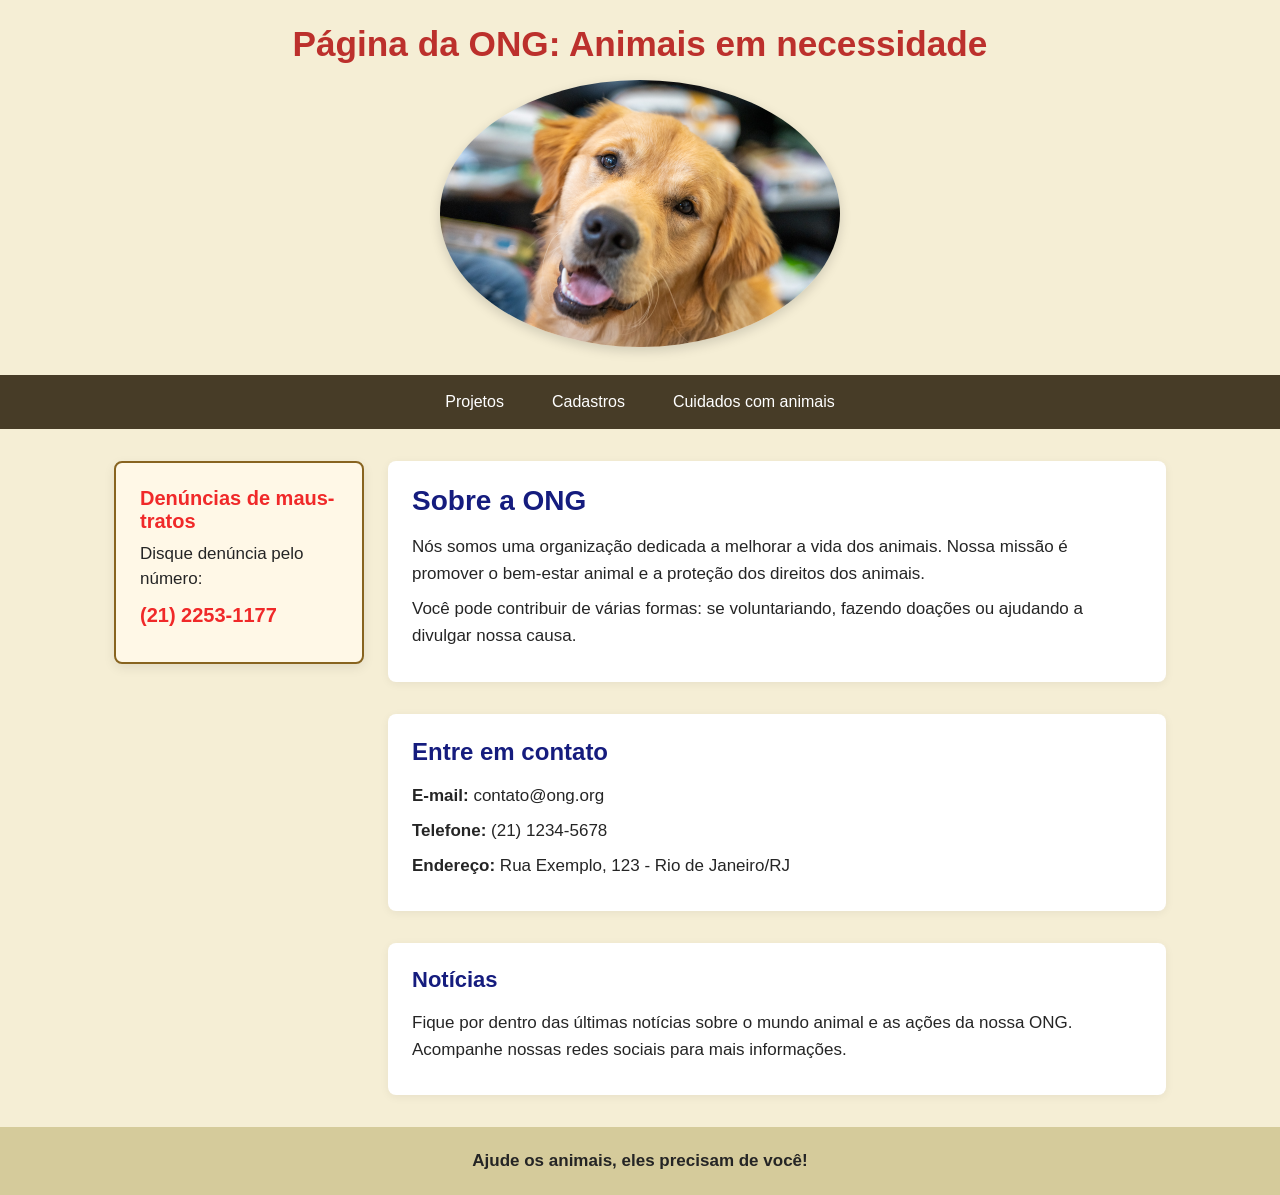
<file: index.html>
<!DOCTYPE html>
<html lang="pt-BR">
<head>
  <meta charset="UTF-8">
  <meta name="viewport" content="width=device-width, initial-scale=1.0">
  <link rel="stylesheet" href="./css/styles.css">
  <title>Página principal da ONG</title>
</head>

<body>

  <header>
    <h1>Página da ONG: Animais em necessidade</h1>
    <img class="img-index" src="./img/imagem-cao-golden.jpg" alt="Imagem de um cão da raça golden olhando para a câmera" width="400" height="300">
  </header>

 <nav>
  <!-- Checkbox oculto que controla o menu -->
  <input type="checkbox" id="menu-toggle" class="menu-toggle">

  <!-- Ícone do hambúrguer -->
  <label for="menu-toggle" class="hamburger">
    <span></span>
    <span></span>
    <span></span>
  </label>

  <ul class="nav-menu">
    <li><a href="./mainpags/projetos.html">Projetos</a></li>
    <li><a href="./mainpags/cadastros.html">Cadastros</a></li>
    <li class="dropdown">
      <a href="#">Cuidados com animais</a>
      <div class="dropdown-menu">
        <a href="./otherpags/paggeral.html">Animais em geral</a>
        <a href="./otherpags/pagcaes.html">Cães</a>
        <a href="./otherpags/paggatos.html">Gatos</a>
      </div>
    </li>
  </ul>
 </nav>

  <div class="layout">
    <!-- Barra lateral -->
    <aside class="aside-bar">
      <h5>Denúncias de maus-tratos</h5>
      <p>Disque denúncia pelo número:</p>
      <p class="destaque-telefone">(21) 2253-1177</p>
    </aside>

    <!-- Conteúdo principal -->
    <main>
      <section>
        <h2>Sobre a ONG</h2>
        <p>
          Nós somos uma organização dedicada a melhorar a vida dos animais.
          Nossa missão é promover o bem-estar animal e a proteção dos direitos dos animais.
        </p>
        <p>
          Você pode contribuir de várias formas: se voluntariando,
          fazendo doações ou ajudando a divulgar nossa causa.
        </p>
      </section>

      <section>
        <h3>Entre em contato</h3>
        <p><strong>E-mail:</strong> contato@ong.org</p>
        <p><strong>Telefone:</strong> (21) 1234-5678</p>
        <p><strong>Endereço:</strong> Rua Exemplo, 123 - Rio de Janeiro/RJ</p>
      </section>

      <section>
        <h4>Notícias</h4>
        <p>
          Fique por dentro das últimas notícias sobre o mundo animal e as ações da nossa ONG.
          Acompanhe nossas redes sociais para mais informações.
        </p>
      </section>
    </main>
  </div>

  <footer>
    <p>Ajude os animais, eles precisam de você!</p>
  </footer>

</body>
</html>
</file>
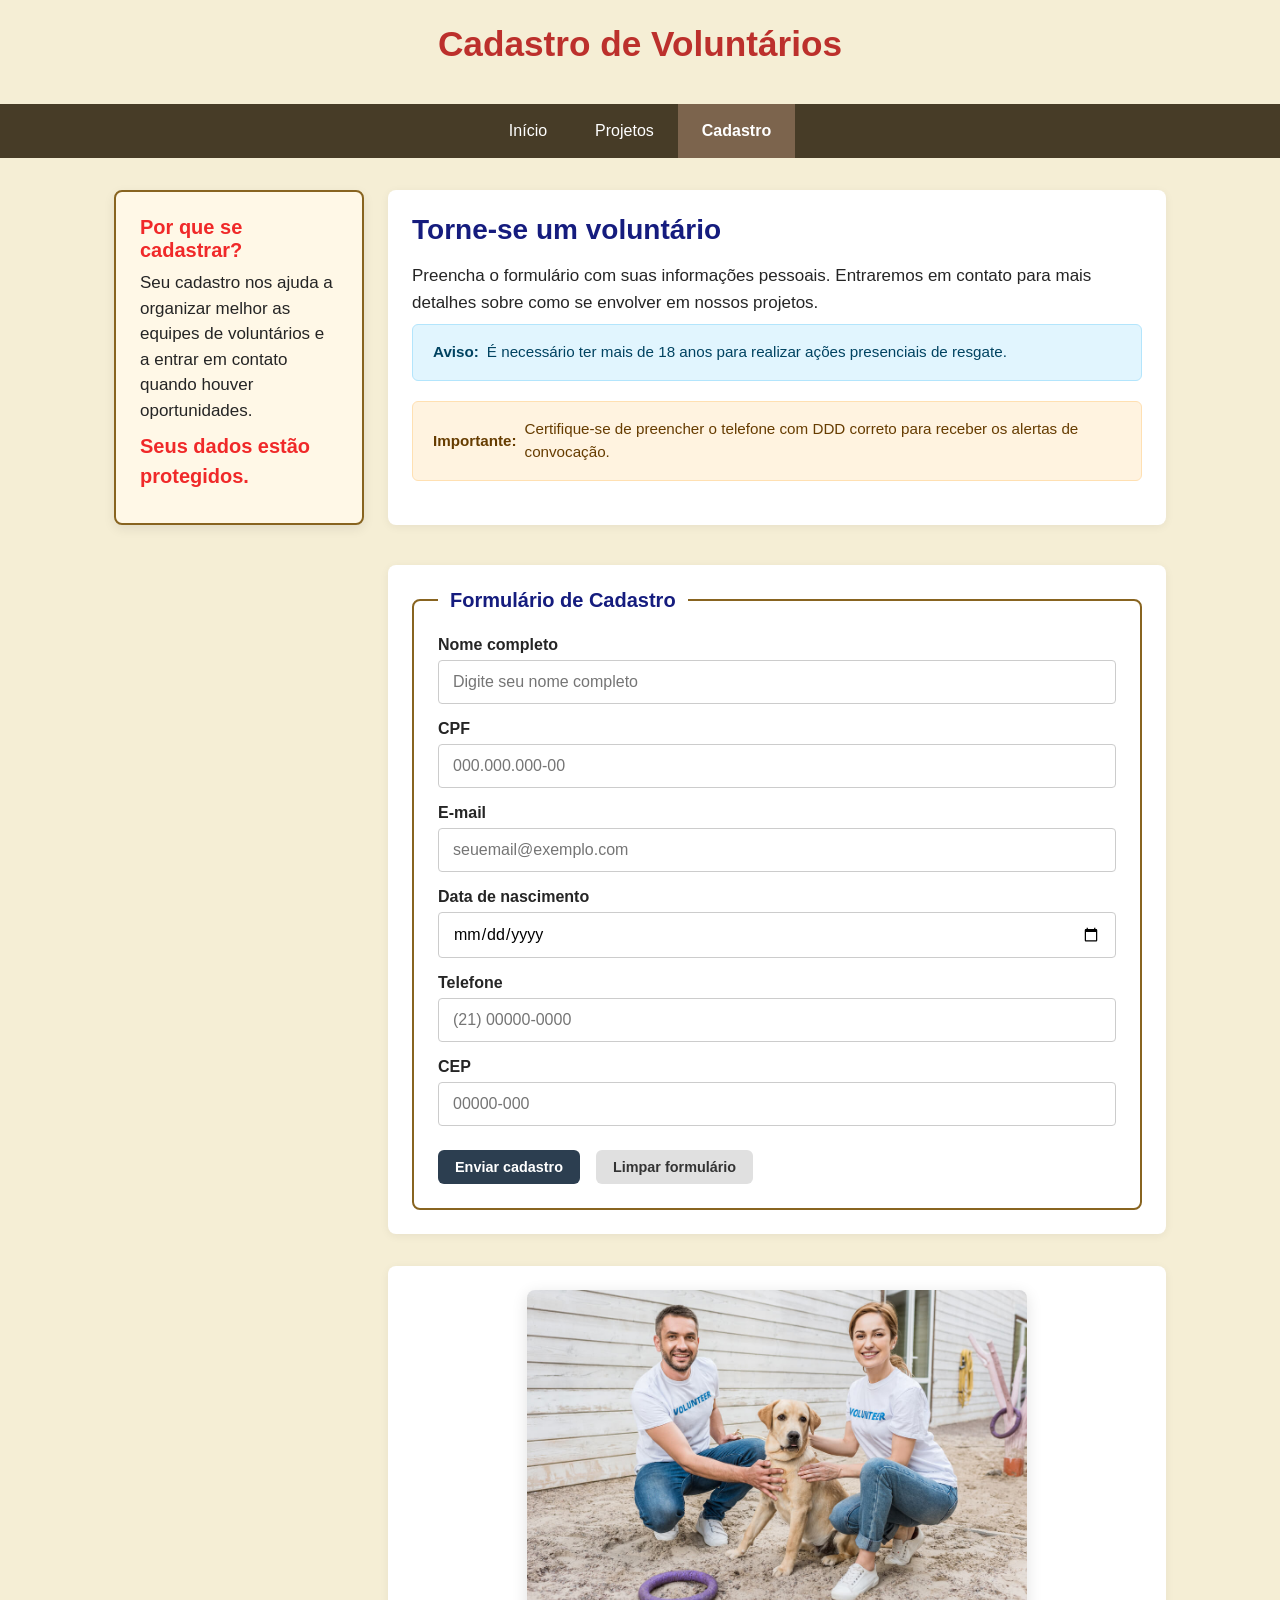
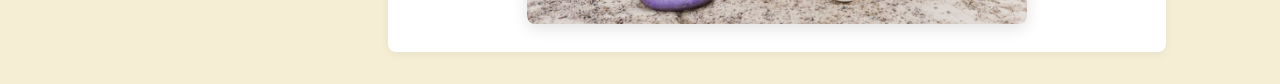
<file: mainpags/cadastros.html>
<!DOCTYPE html>
<html lang="pt-BR">
<head>
  <meta charset="UTF-8">
  <meta name="viewport" content="width=device-width, initial-scale=1.0">
  <link rel="stylesheet" href="../css/styles.css">
  <title>Cadastro da ONG</title>
</head>

<body>

  <header>
    <h1>Cadastro de Voluntários</h1>
  </header>

  <nav>
    <input type="checkbox" id="menu-toggle" class="menu-toggle">
    <label for="menu-toggle" class="hamburger">
      <span></span>
      <span></span>
      <span></span>
    </label>
    <ul class="nav-menu">
      <li><a href="../index.html">Início</a></li>
      <li><a href="./projetos.html">Projetos</a></li>
      <li><a href="./cadastro.html" class="active">Cadastro</a></li>
    </ul>
  </nav>

  <!-- Container Global de Toasts -->
  <div id="toast-container" class="toast-container"></div>

  <div class="layout">
    <!-- Sidebar -->
    <aside class="aside-bar">
      <h5>Por que se cadastrar?</h5>
      <p>Seu cadastro nos ajuda a organizar melhor as equipes de voluntários e a entrar em contato quando houver oportunidades.</p>
      <p class="destaque-telefone">Seus dados estão protegidos.</p>
    </aside>
    
    <!-- Conteúdo principal -->
    <main>
      <section class="intro-cadastro">
        <h2>Torne-se um voluntário</h2>
        <p>
          Preencha o formulário com suas informações pessoais.  
          Entraremos em contato para mais detalhes sobre como se envolver em nossos projetos.
        </p>

        <!-- Caixas de Alerta (Alerts) -->
        <div class="alert alert-info">
          <strong>Aviso:</strong> É necessário ter mais de 18 anos para realizar ações presenciais de resgate.
        </div>

        <div class="alert alert-warning">
          <strong>Importante:</strong> Certifique-se de preencher o telefone com DDD correto para receber os alertas de convocação.
        </div>
      </section>

      <section class="form-section">
        <form action="#" method="post" id="form-voluntario" class="form-cadastro">
          <fieldset>
            <legend>Formulário de Cadastro</legend>

            <div class="form-group">
              <label for="nome">Nome completo</label>
              <input type="text" id="nome" name="nome" placeholder="Digite seu nome completo" required>
            </div>

            <div class="form-group">
              <label for="cpf">CPF</label>
              <input 
                type="text" 
                id="cpf" 
                name="cpf" 
                placeholder="000.000.000-00"
                pattern="\d{3}\.?\d{3}\.?\d{3}-?\d{2}"
                title="Digite o CPF no formato: 000.000.000-00 ou 00000000000"
                required>
            </div>

            <div class="form-group">
              <label for="email">E-mail</label>
              <input type="email" id="email" name="email" placeholder="seuemail@exemplo.com" required>
            </div>

            <div class="form-group">
              <label for="idade">Data de nascimento</label>
              <input type="date" id="idade" name="idade" required>
            </div>

            <div class="form-group">
              <label for="telefone">Telefone</label>
              <input 
                type="tel" 
                id="telefone" 
                name="telefone"
                placeholder="(21) 00000-0000"
                pattern="\(?\d{2}\)?[\s-]?\d{4,5}-?\d{4}"
                title="Digite o telefone com DDD. Exemplo: (21) 00000-0000"
                required>
            </div>

            <div class="form-group">
              <label for="cep">CEP</label>
              <input 
                type="text" 
                id="cep" 
                name="cep"
                placeholder="00000-000"
                pattern="\d{5}-?\d{3}"
                title="Digite o CEP no formato: 00000-000 ou 00000000"
                required>
            </div>

            <div class="form-actions">
              <button type="submit" class="btn btn-primary">Enviar cadastro</button>
              <button type="reset" class="btn btn-secondary">Limpar formulário</button>
            </div>
          </fieldset>
        </form>
      </section>

      <section class="imagem-cadastro">
        <img 
          id="img-main-cadastro" 
          src="../img/imagem-voluntarios-com-um-cao.jpg" 
          alt="Dois voluntários da causa animal com um cão"
          width="500" 
          height="350">
      </section>
    </main>
  </div>
</body>
</html>
</file>
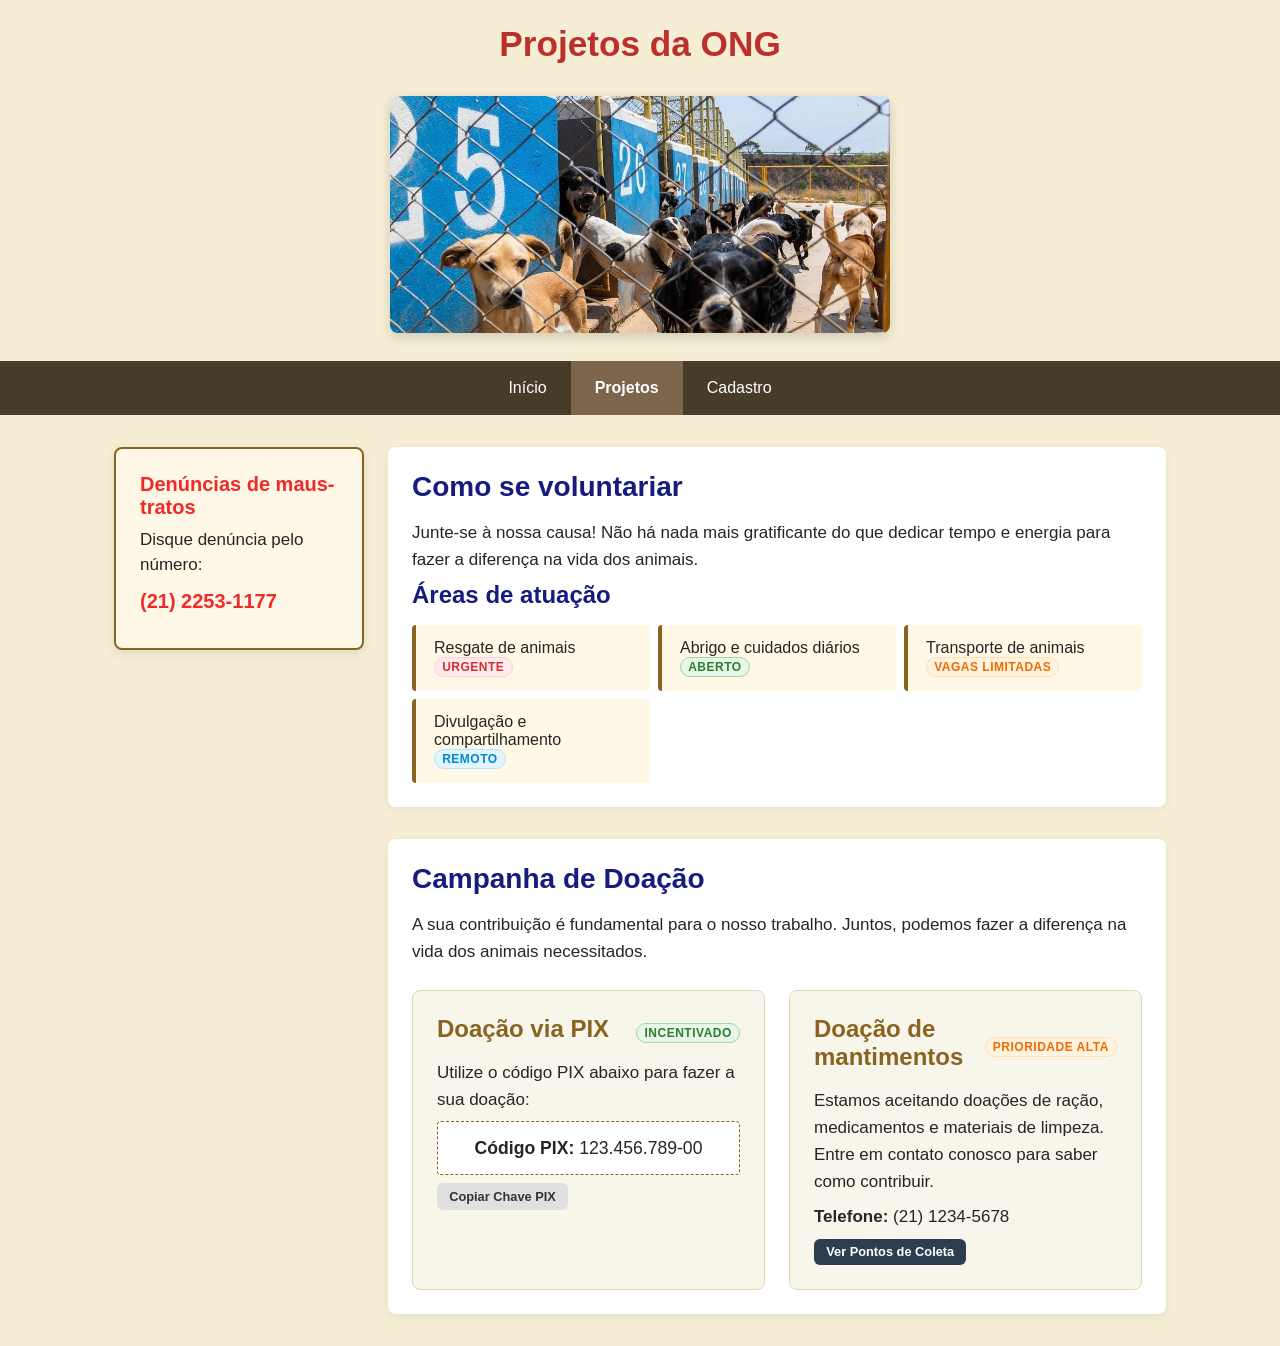
<file: mainpags/projetos.html>
<!DOCTYPE html>
<html lang="pt-BR">
<head>
  <meta charset="UTF-8">
  <meta name="viewport" content="width=device-width, initial-scale=1.0">
  <link rel="stylesheet" href="../css/styles.css">
  <title>Projetos da ONG</title>
</head>

<body>

  <header>
    <h1>Projetos da ONG</h1>
    <img 
      id="img-header-projetos" 
      src="../img/imagem-animais-em-abrigo.jpg" 
      alt="Cães em um abrigo de ONG"
      width="500" 
      height="300">
  </header>

  <nav>
    <input type="checkbox" id="menu-toggle" class="menu-toggle">
    <label for="menu-toggle" class="hamburger">
      <span></span>
      <span></span>
      <span></span>
    </label>
    <ul class="nav-menu">
      <li><a href="../index.html">Início</a></li>
      <li><a href="../mainpags/projetos.html" class="active">Projetos</a></li>
      <li><a href="../mainpags/cadastros.html">Cadastro</a></li>
    </ul>
  </nav>

  <!-- Container Global de Toasts (Notificação acionada via :target) -->
  <div id="toast-container" class="toast-container">
    <div id="toast-pix" class="toast-target">
      <div class="toast-content">
        <span>Chave PIX copiada com sucesso!</span>
        <a href="#" class="toast-close">&times;</a>
      </div>
    </div>
  </div>

  <div class="layout">
    <!-- Sidebar -->
    <aside class="aside-bar">
      <h5>Denúncias de maus-tratos</h5>
      <p>Disque denúncia pelo número:</p>
      <p class="destaque-telefone">(21) 2253-1177</p>
    </aside>

    <!-- Conteúdo principal -->
    <main>
      <section>
        <h2>Como se voluntariar</h2>
        <p>
          Junte-se à nossa causa! Não há nada mais gratificante do que dedicar tempo e energia  
          para fazer a diferença na vida dos animais.
        </p>

        <h3>Áreas de atuação</h3>
        <ul class="lista-areas">
          <li>Resgate de animais <span class="badge badge-danger">Urgente</span></li>
          <li>Abrigo e cuidados diários <span class="badge badge-success">Aberto</span></li>
          <li>Transporte de animais <span class="badge badge-warning">Vagas Limitadas</span></li>
          <li>Divulgação e compartilhamento <span class="badge badge-info">Remoto</span></li>
        </ul>
      </section>

      <section id="doacao">
        <h2>Campanha de Doação</h2>
        <p>
          A sua contribuição é fundamental para o nosso trabalho.  
          Juntos, podemos fazer a diferença na vida dos animais necessitados.
        </p>

        <div class="cards-doacao">
          <article class="card-doacao">
            <div class="card-header-flex">
              <h3>Doação via PIX</h3>
              <span class="badge badge-success">Incentivado</span>
            </div>
            <p>Utilize o código PIX abaixo para fazer a sua doação:</p>
            <p class="codigo-pix"><strong>Código PIX:</strong> 123.456.789-00</p>
            <!-- Link apontando para a âncora do Toast -->
            <a href="#toast-pix" class="btn btn-secondary btn-sm" id="btn-copiar-pix">Copiar Chave PIX</a>
          </article>

          <article class="card-doacao">
            <div class="card-header-flex">
              <h3>Doação de mantimentos</h3>
              <span class="badge badge-warning">Prioridade Alta</span>
            </div>
            <p>
              Estamos aceitando doações de ração, medicamentos e materiais de limpeza.  
              Entre em contato conosco para saber como contribuir.
            </p>
            <p><strong>Telefone:</strong> (21) 1234-5678</p>
            <!-- Link apontando para a âncora do Modal -->
            <a href="#modal-pontos" class="btn btn-primary btn-sm">Ver Pontos de Coleta</a>
          </article>
        </div>
      </section>
    </main>
  </div>

  <!-- Componente Modal Semântico (Sem a classe .hidden para permitir exibição via :target) -->
  <div id="modal-pontos" class="modal-overlay">
    <div class="modal-content">
      <div class="modal-header">
        <h3>Pontos de Coleta de Mantimentos</h3>
        <a href="#" class="modal-close">&times;</a>
      </div>
      <div class="modal-body">
        <p>Você pode entregar mantimentos diretamente nos seguintes endereços:</p>
        <ul>
          <li><strong>Sede Principal:</strong> Rua dos Animais, 123 - Centro</li>
          <li><strong>Clínica Vet Parceira:</strong> Av. das Aves, 456 - Copacabana</li>
        </ul>
      </div>
      <div class="modal-footer">
        <a href="#" class="btn btn-secondary">Fechar</a>
      </div>
    </div>
  </div>

</body>
</html>
</file>
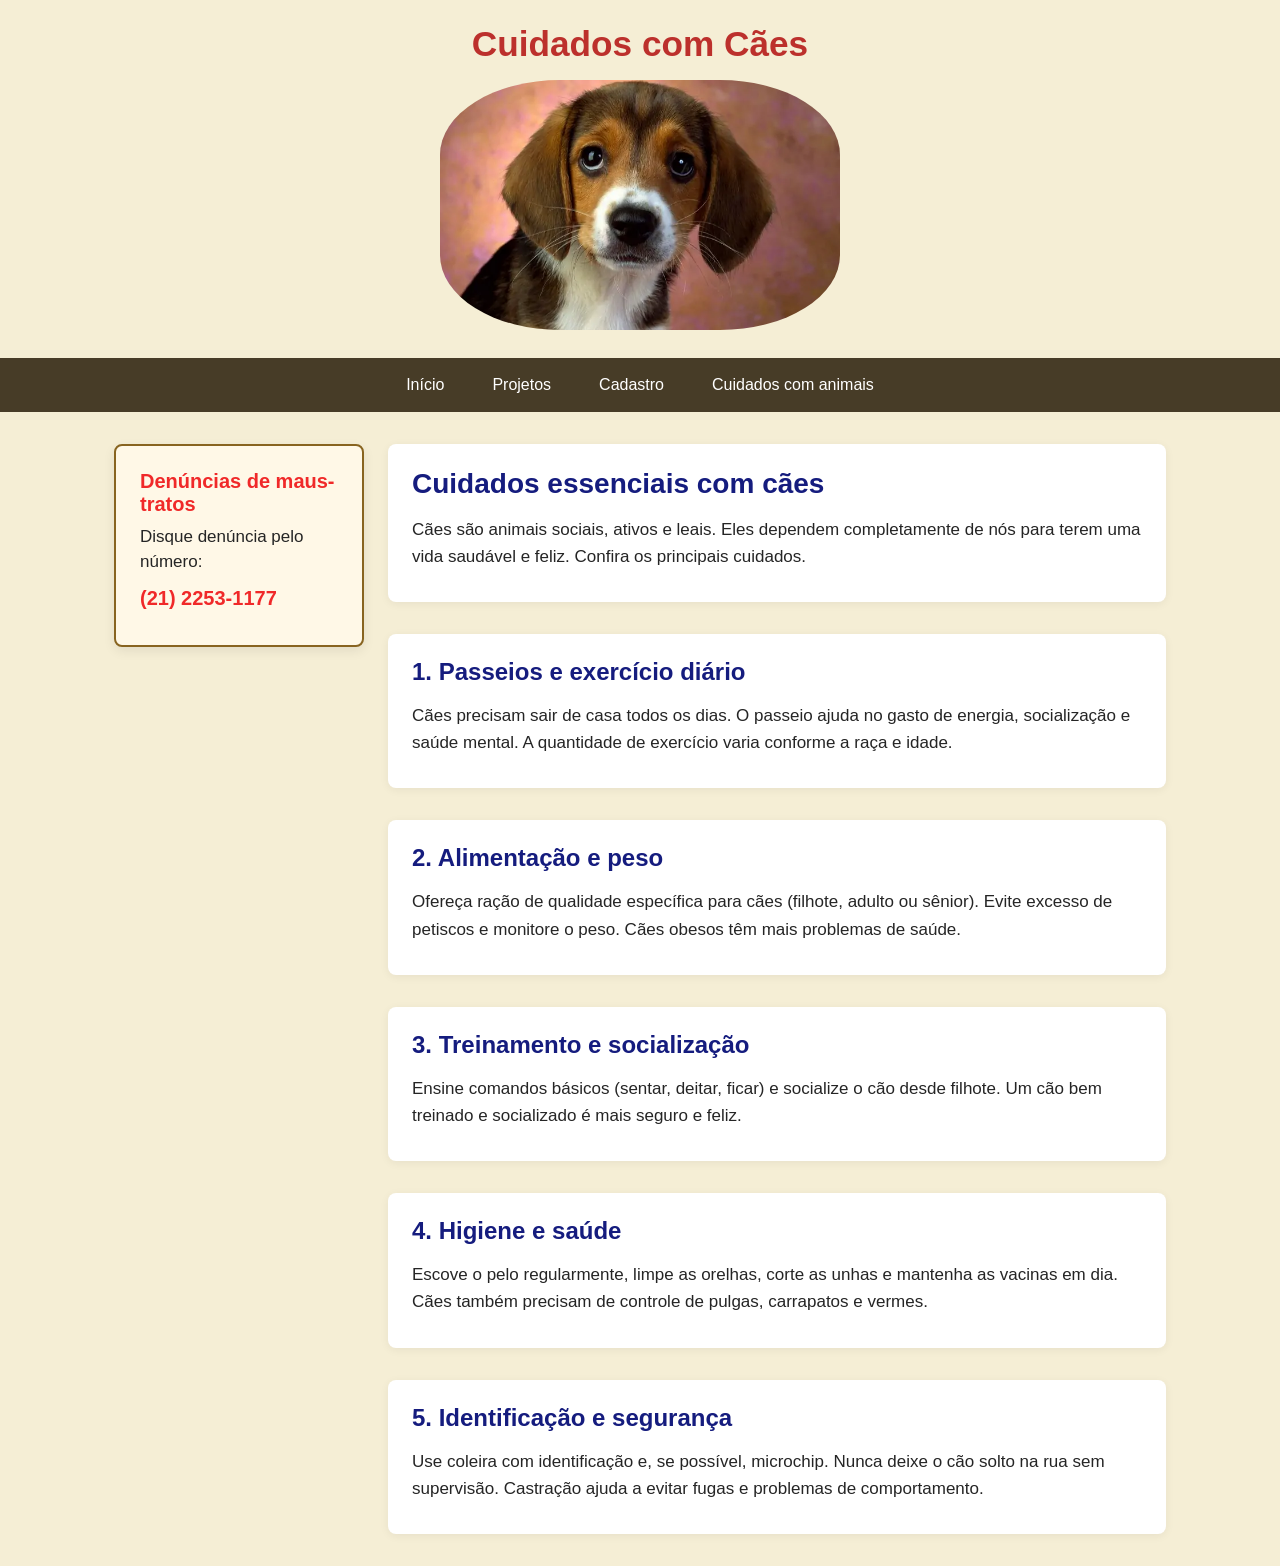
<file: otherpags/pagcaes.html>
<!DOCTYPE html>
<html lang="pt-BR">
<head>
  <meta charset="UTF-8">
  <meta name="viewport" content="width=device-width, initial-scale=1.0">
  <link rel="stylesheet" href="../css/styles.css">
  <title>Cuidados com Cães</title>
</head>

<body>

  <header>
    <h1>Cuidados com Cães</h1>
    <img class="img" src="../img/imagem-cao.webp" alt="imagem de um cachorro filhote">
  </header>

  <nav>
    <ul>
      <li><a href="../index.html">Início</a></li>
      <li><a href="../mainpags/projetos.html">Projetos</a></li>
      <li><a href="../mainpags/cadastros.html">Cadastro</a></li>
      <li class="dropdown">
        <a href="#">Cuidados com animais</a>
        <div class="dropdown-menu">
          <a href="./paggeral.html">Animais em geral</a>
          <a href="./pagcaes.html" class="active">Cães</a>
          <a href="./paggatos.html">Gatos</a>
        </div>
      </li>
    </ul>
  </nav>

  <div class="layout">
    <aside class="aside-bar">
      <h5>Denúncias de maus-tratos</h5>
      <p>Disque denúncia pelo número:</p>
      <p class="destaque-telefone">(21) 2253-1177</p>
    </aside>

    <main>
      <section>
        <h2>Cuidados essenciais com cães</h2>
        <p>
          Cães são animais sociais, ativos e leais. Eles dependem completamente de nós para 
          terem uma vida saudável e feliz. Confira os principais cuidados.
        </p>
      </section>

      <section>
        <h3>1. Passeios e exercício diário</h3>
        <p>
          Cães precisam sair de casa todos os dias. O passeio ajuda no gasto de energia, 
          socialização e saúde mental. A quantidade de exercício varia conforme a raça e idade.
        </p>
      </section>

      <section>
        <h3>2. Alimentação e peso</h3>
        <p>
          Ofereça ração de qualidade específica para cães (filhote, adulto ou sênior). 
          Evite excesso de petiscos e monitore o peso. Cães obesos têm mais problemas de saúde.
        </p>
      </section>

      <section>
        <h3>3. Treinamento e socialização</h3>
        <p>
          Ensine comandos básicos (sentar, deitar, ficar) e socialize o cão desde filhote. 
          Um cão bem treinado e socializado é mais seguro e feliz.
        </p>
      </section>

      <section>
        <h3>4. Higiene e saúde</h3>
        <p>
          Escove o pelo regularmente, limpe as orelhas, corte as unhas e mantenha as vacinas em dia. 
          Cães também precisam de controle de pulgas, carrapatos e vermes.
        </p>
      </section>

      <section>
        <h3>5. Identificação e segurança</h3>
        <p>
          Use coleira com identificação e, se possível, microchip. 
          Nunca deixe o cão solto na rua sem supervisão. Castração ajuda a evitar fugas e problemas de comportamento.
        </p>
      </section>
    </main>
  </div>
</body>
</html>
</file>
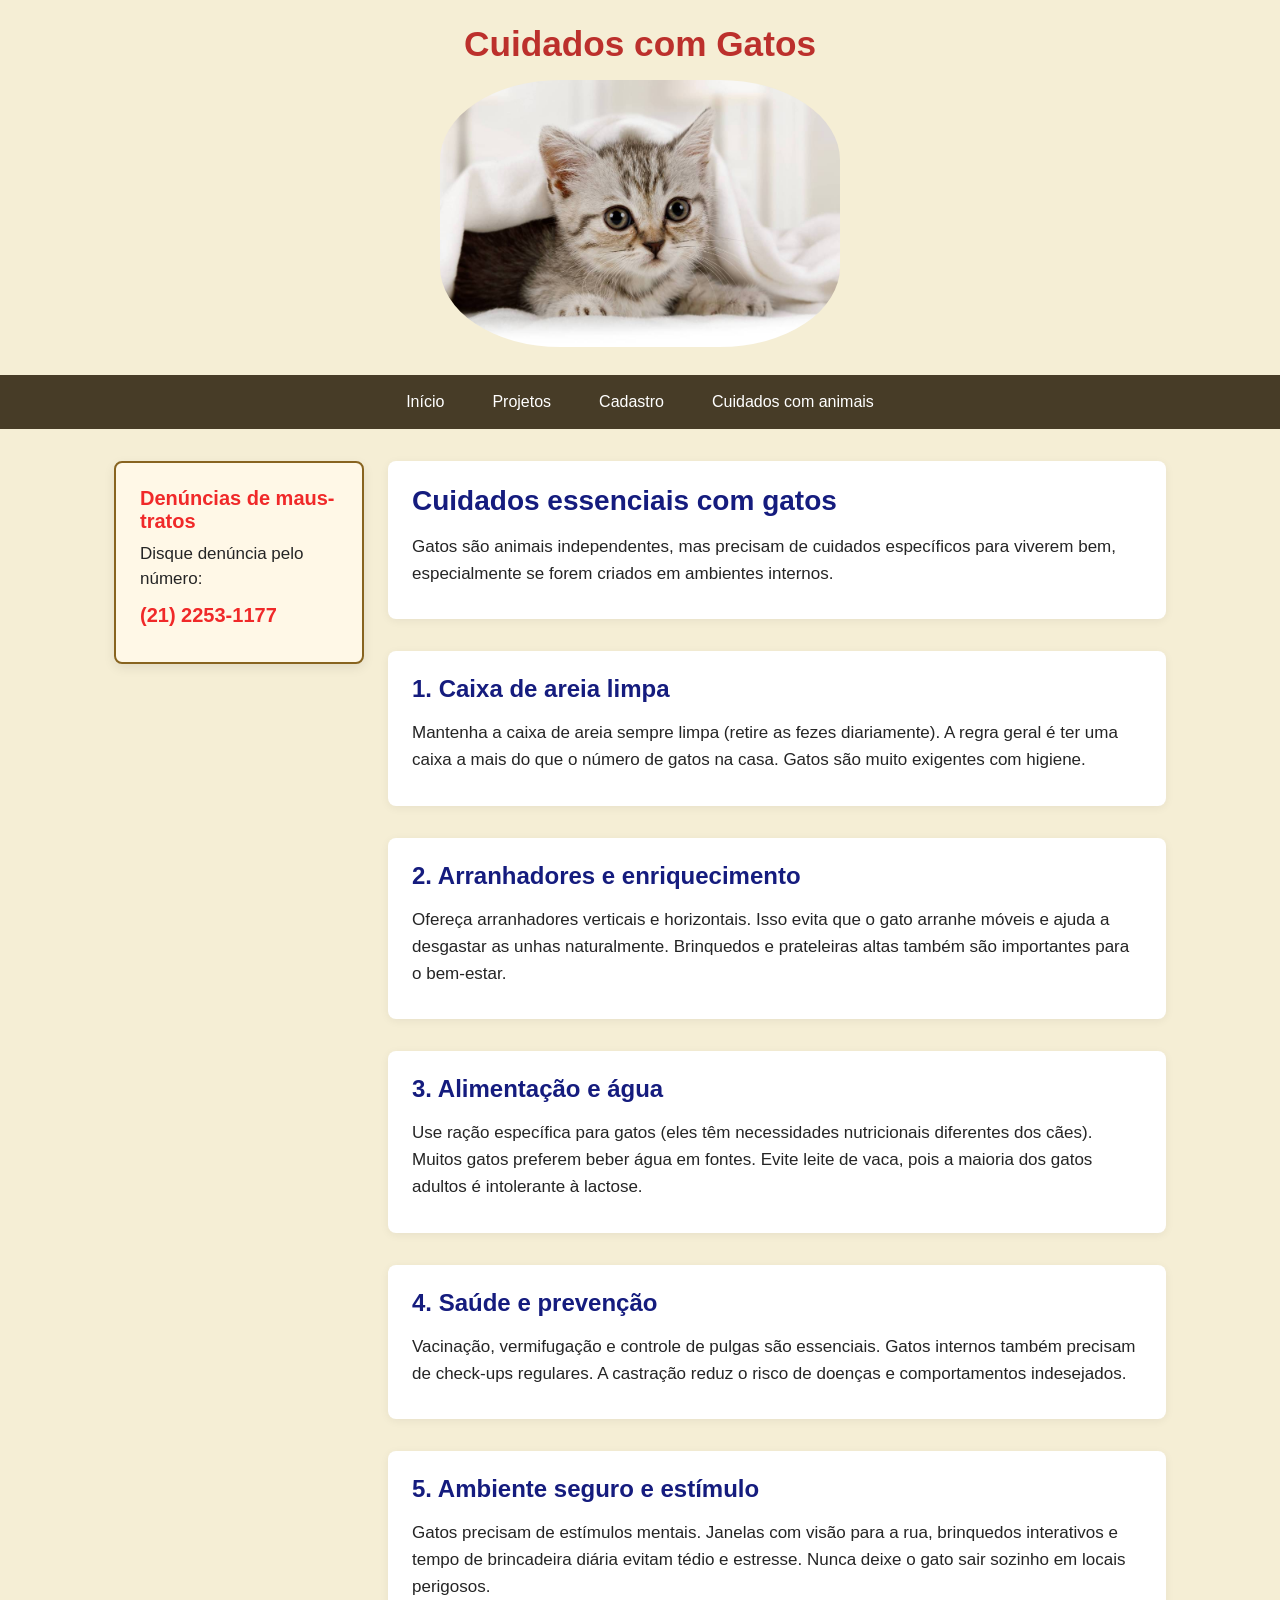
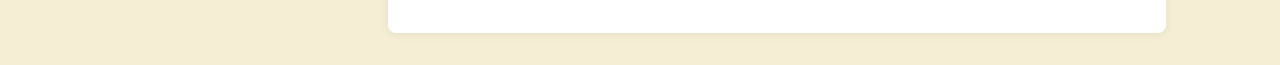
<file: otherpags/paggatos.html>
<!DOCTYPE html>
<html lang="pt-BR">
<head>
  <meta charset="UTF-8">
  <meta name="viewport" content="width=device-width, initial-scale=1.0">
  <link rel="stylesheet" href="../css/styles.css">
  <title>Cuidados com Gatos</title>
</head>

<body>

  <header>
    <h1>Cuidados com Gatos</h1>
    <img class="img" src="../img/imagem-gatinho.jpg" alt="imagem de um gato filhote">
  </header>

  <nav>
    <ul>
      <li><a href="../index.html">Início</a></li>
      <li><a href="../mainpags/projetos.html">Projetos</a></li>
      <li><a href="../mainpags/cadastros.html">Cadastro</a></li>
      <li class="dropdown">
        <a href="#">Cuidados com animais</a>
        <div class="dropdown-menu">
          <a href="./paggeral.html">Animais em geral</a>
          <a href="./pagcaes.html">Cães</a>
          <a href="./paggatos.html" class="active">Gatos</a>
        </div>
      </li>
    </ul>
  </nav>

  <div class="layout">
    <aside class="aside-bar">
      <h5>Denúncias de maus-tratos</h5>
      <p>Disque denúncia pelo número:</p>
      <p class="destaque-telefone">(21) 2253-1177</p>
    </aside>

    <main>
      <section>
        <h2>Cuidados essenciais com gatos</h2>
        <p>
          Gatos são animais independentes, mas precisam de cuidados específicos para 
          viverem bem, especialmente se forem criados em ambientes internos.
        </p>
      </section>

      <section>
        <h3>1. Caixa de areia limpa</h3>
        <p>
          Mantenha a caixa de areia sempre limpa (retire as fezes diariamente). 
          A regra geral é ter uma caixa a mais do que o número de gatos na casa. 
          Gatos são muito exigentes com higiene.
        </p>
      </section>

      <section>
        <h3>2. Arranhadores e enriquecimento</h3>
        <p>
          Ofereça arranhadores verticais e horizontais. 
          Isso evita que o gato arranhe móveis e ajuda a desgastar as unhas naturalmente. 
          Brinquedos e prateleiras altas também são importantes para o bem-estar.
        </p>
      </section>

      <section>
        <h3>3. Alimentação e água</h3>
        <p>
          Use ração específica para gatos (eles têm necessidades nutricionais diferentes dos cães). 
          Muitos gatos preferem beber água em fontes. 
          Evite leite de vaca, pois a maioria dos gatos adultos é intolerante à lactose.
        </p>
      </section>

      <section>
        <h3>4. Saúde e prevenção</h3>
        <p>
          Vacinação, vermifugação e controle de pulgas são essenciais. 
          Gatos internos também precisam de check-ups regulares. 
          A castração reduz o risco de doenças e comportamentos indesejados.
        </p>
      </section>

      <section>
        <h3>5. Ambiente seguro e estímulo</h3>
        <p>
          Gatos precisam de estímulos mentais. Janelas com visão para a rua, 
          brinquedos interativos e tempo de brincadeira diária evitam tédio e estresse. 
          Nunca deixe o gato sair sozinho em locais perigosos.
        </p>
      </section>
    </main>
  </div>
</body>
</html>
</file>
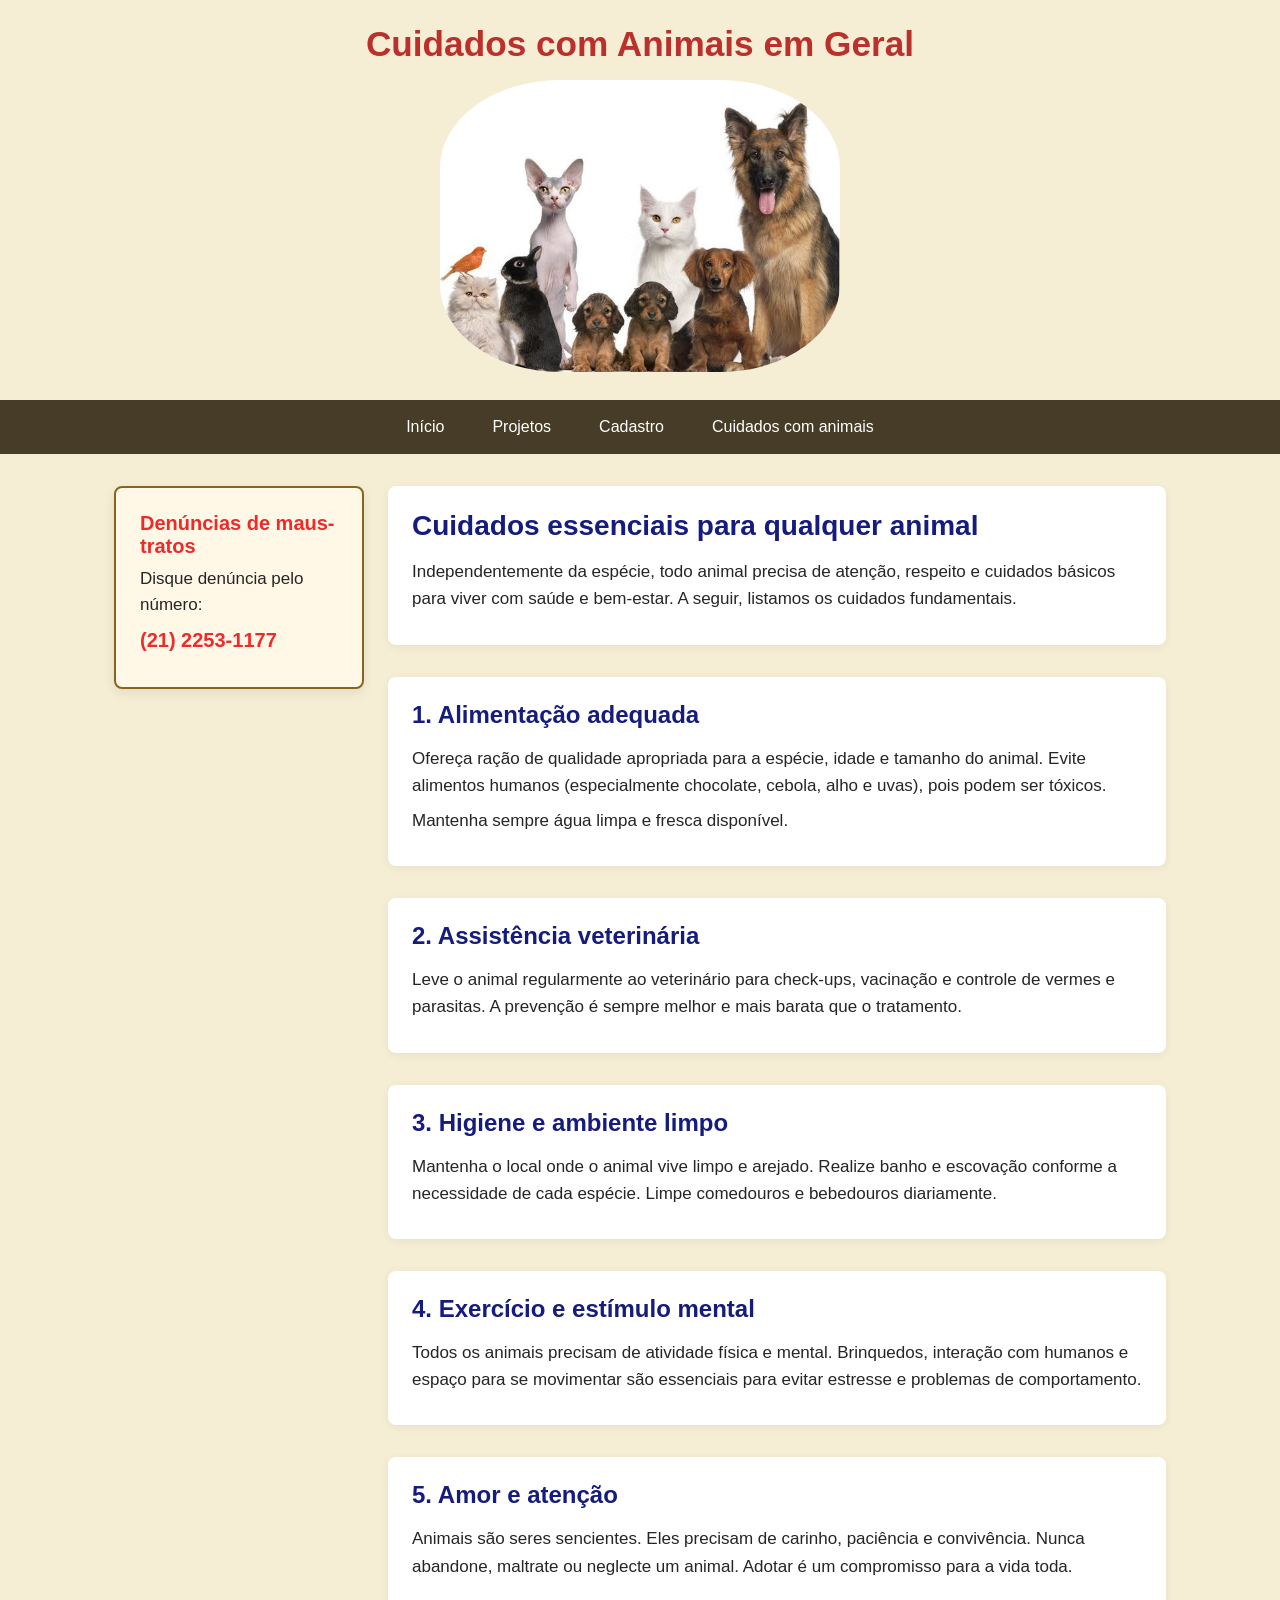
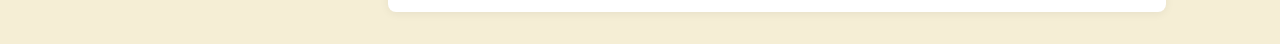
<file: otherpags/paggeral.html>
<!DOCTYPE html>
<html lang="pt-BR">
<head>
  <meta charset="UTF-8">
  <meta name="viewport" content="width=device-width, initial-scale=1.0">
  <link rel="stylesheet" href="../css/styles.css">
  <title>Cuidados com Animais em Geral</title>
</head>

<body>

  <header>
    <h1>Cuidados com Animais em Geral</h1>
    <img class="img" src="../img/img-animais-geral.jpg" alt="imagem de diversos animais: cachorros, gatos, coelho e ave">
  </header>

  <nav>
    <ul>
      <li><a href="../index.html">Início</a></li>
      <li><a href="../mainpags/projetos.html">Projetos</a></li>
      <li><a href="../mainpags/cadastros.html">Cadastro</a></li>
      <li class="dropdown">
        <a href="#">Cuidados com animais</a>
        <div class="dropdown-menu">
          <a href="./paggeral.html" class="active">Animais em geral</a>
          <a href="./pagcaes.html">Cães</a>
          <a href="./paggatos.html">Gatos</a>
        </div>
      </li>
    </ul>
  </nav>

  <div class="layout">
    <aside class="aside-bar">
      <h5>Denúncias de maus-tratos</h5>
      <p>Disque denúncia pelo número:</p>
      <p class="destaque-telefone">(21) 2253-1177</p>
    </aside>

    <main>
      <section>
        <h2>Cuidados essenciais para qualquer animal</h2>
        <p>
          Independentemente da espécie, todo animal precisa de atenção, respeito e cuidados básicos 
          para viver com saúde e bem-estar. A seguir, listamos os cuidados fundamentais.
        </p>
      </section>

      <section>
        <h3>1. Alimentação adequada</h3>
        <p>
          Ofereça ração de qualidade apropriada para a espécie, idade e tamanho do animal. 
          Evite alimentos humanos (especialmente chocolate, cebola, alho e uvas), pois podem ser tóxicos.
        </p>
        <p>
          Mantenha sempre água limpa e fresca disponível.
        </p>
      </section>

      <section>
        <h3>2. Assistência veterinária</h3>
        <p>
          Leve o animal regularmente ao veterinário para check-ups, vacinação e controle de vermes e parasitas. 
          A prevenção é sempre melhor e mais barata que o tratamento.
        </p>
      </section>

      <section>
        <h3>3. Higiene e ambiente limpo</h3>
        <p>
          Mantenha o local onde o animal vive limpo e arejado. 
          Realize banho e escovação conforme a necessidade de cada espécie. 
          Limpe comedouros e bebedouros diariamente.
        </p>
      </section>

      <section>
        <h3>4. Exercício e estímulo mental</h3>
        <p>
          Todos os animais precisam de atividade física e mental. 
          Brinquedos, interação com humanos e espaço para se movimentar são essenciais para evitar estresse e problemas de comportamento.
        </p>
      </section>

      <section>
        <h3>5. Amor e atenção</h3>
        <p>
          Animais são seres sencientes. Eles precisam de carinho, paciência e convivência. 
          Nunca abandone, maltrate ou neglecte um animal. Adotar é um compromisso para a vida toda.
        </p>
      </section>
    </main>
  </div>
</body>
</html>
</file>
<file: css/styles.css>
:root {
  --cor-primaria: rgb(21, 28, 126);
  --cor-secundaria: #3498db;
  --cor-fundo: rgb(245, 238, 213);
  --cor-fundo-footer: #86a6bb;
  --cor-texto: rgb(37, 37, 37);
  --cor-link: rgba(47, 36, 71, 0.849);
  --cor-destaque: #f02929;
  --cor-destaque2: #886420;
  --cor-1: rgb(185, 185, 185);
  --cor-2: rgb(153, 45, 45);
  --cor-3: rgb(165, 115, 68);
  --cor-4: rgb(168, 167, 60);
  --cor-5: rgb(51, 143, 48);
  --cor-6: rgb(43, 158, 143);
  --cor-7: rgb(43, 53, 145);
  --cor-8: rgb(89, 37, 124);
  --cor-9: rgb(138, 31, 129);

  --font-1: Arial;
  --font-2: Open Sans, sans-serif;
  --font-3: Verdana;

  --fonte-size1: 36px;
  --fonte-size2: 28px;
  --fonte-size3: 24px;
  --fonte-size4: 22px;
  --fonte-size5: 20px;
  --fonte-size-p: 17px;

  --espacing-1: 4px;
  --espacing-2: 8px;
  --espacing-3: 16px;
  --espacing-4: 24px;
  --espacing-5: 32px;
  --espacing-6: 48px;

  --border-radius-sm: 4px;
  --border-radius-md: 8px;
  --border-radius-full: 16px;
}

* {
  margin: 0;
  padding: 0;
  box-sizing: border-box;
  font-family: var(--font-1), var(--font-2), var(--font-3);
}

html, body {
  height: 100%;
}

html {
  scroll-behavior: smooth;
}

body {
  display: flex;
  flex-direction: column;
  min-height: 100vh;
  background-color: var(--cor-fundo);
  color: var(--cor-texto);
}

/* ========== HEADER ========== */
header {
  background-color: var(--cor-fundo);
  text-align: center;
  padding: var(--espacing-4) var(--espacing-3);
  color: rgba(177, 14, 14, 0.85);
}

header h1 {
  margin-bottom: var(--espacing-3);
}

.img-index {
  border-radius: 50%;
  max-width: 100%;
  height: auto;
  box-shadow: 0 4px 12px rgba(0, 0, 0, 0.15);
}

.img {
  border-radius: 30%;
  width: 400px;
}

/* ========== NAV ========== */
nav {
  background-color: rgb(71, 60, 39);
}

nav ul {
  display: flex;
  justify-content: center;
  list-style: none;
  flex-wrap: wrap;
}

nav li a {
  display: block;
  color: white;
  text-decoration: none;
  padding: 18px 24px;
  transition: background-color 0.2s ease;
}

nav li a:hover {
  background-color: rgb(124, 100, 77);
}

.dropdown {
  position: relative;
}

.dropdown-menu {
  position: absolute;
  top: 100%;
  left: 0;
  min-width: 200px;
  background-color: rgb(32, 20, 5);
  border: 1px solid rgba(0, 0, 0, 0.2);
  display: none;
  z-index: 1000;
  box-shadow: 0 6px 16px rgba(0, 0, 0, 0.25);
}

.dropdown-menu a {
  display: block;
  padding: 12px 20px;
  color: white;
}

.dropdown-menu a:hover {
  background-color: rgb(90, 70, 50);
}

.dropdown:hover .dropdown-menu {
  display: block;
}

/* ========== LAYOUT (SIDEBAR + CONTEÚDO) ========== */
.layout {
  display: flex;
  flex: 1;
  max-width: 1200px;
  margin: 0 auto;
  width: 100%;
  gap: var(--espacing-4);
  padding: var(--espacing-4) var(--espacing-3);
}

/* Barra lateral */
.aside-bar {
  width: 260px;
  flex-shrink: 0;
  background-color: #fff8e7;
  border: 2px solid var(--cor-destaque2);
  border-radius: var(--border-radius-md);
  padding: var(--espacing-4);
  height: fit-content;
  position: sticky;
  top: var(--espacing-4);
  box-shadow: 0 4px 12px rgba(0, 0, 0, 0.08);
}

.aside-bar h5 {
  color: var(--cor-destaque);
  margin-bottom: var(--espacing-2);
  font-size: var(--fonte-size5);
}

.aside-bar p {
  margin-bottom: var(--espacing-2);
  line-height: 1.5;
}

.destaque-telefone {
  font-size: 1.25rem;
  font-weight: bold;
  color: var(--cor-destaque);
  margin-top: var(--espacing-2);
}

/* Conteúdo principal */
main {
  flex: 1;
  display: flex;
  flex-direction: column;
  gap: var(--espacing-5);
}

section {
  background-color: #fff;
  padding: var(--espacing-4);
  border-radius: var(--border-radius-md);
  box-shadow: 0 2px 10px rgba(0, 0, 0, 0.06);
}

section h2,
section h3,
section h4 {
  margin-bottom: var(--espacing-3);
  color: var(--cor-primaria);
}

section p {
  margin-bottom: var(--espacing-2);
  line-height: 1.6;
}

/* ========== FOOTER ========== */
footer {
  background-color: #94862c56;
  padding: var(--espacing-4);
  text-align: center;
  font-size: 1.15rem;
  font-weight: bold;
  margin-top: auto;
}

/* ========== TIPOGRAFIA ========== */
h1 { font-size: var(--fonte-size1); }
h2 { font-size: var(--fonte-size2); }
h3 { font-size: var(--fonte-size3); }
h4 { font-size: var(--fonte-size4); }
h5 { font-size: var(--fonte-size5); }

p {
  font-size: var(--fonte-size-p);
}

/* ========== RESPONSIVO ========== */

/* Celular pequeno - até 480px */
@media (max-width: 480px) {
  header {
    padding: var(--espacing-3) var(--espacing-2);
  }

  header h1 {
    font-size: 1.5rem;
    line-height: 1.3;
  }

  .img-index {
    width: 220px;
    height: auto;
  }

  nav ul {
    flex-direction: column;
    align-items: stretch;
  }

  nav li a {
    padding: 14px 16px;
    text-align: center;
  }

  .dropdown-menu {
    position: static;
    box-shadow: none;
    border: none;
  }

  .layout {
    flex-direction: column;
    padding: var(--espacing-3) var(--espacing-2);
    gap: var(--espacing-3);
  }

  .aside-bar {
    width: 100%;
    position: static;
    padding: var(--espacing-3);
  }

  section {
    padding: var(--espacing-3);
  }

  h2 { font-size: 1.4rem; }
  h3 { font-size: 1.25rem; }
  h4 { font-size: 1.15rem; }

  footer {
    font-size: 1rem;
    padding: var(--espacing-3);
  }
}

/* Celular grande - 481px até 768px */
@media (min-width: 481px) and (max-width: 768px) {
  header h1 {
    font-size: 1.8rem;
  }

  .img-index {
    width: 280px;
  }

  nav ul {
    flex-direction: column;
    align-items: center;
  }

  nav li a {
    padding: 16px 20px;
  }

  .dropdown-menu {
    position: static;
    box-shadow: none;
  }

  .layout {
    flex-direction: column;
    padding: var(--espacing-3);
    gap: var(--espacing-3);
  }

  .aside-bar {
    width: 100%;
    position: static;
  }

  section {
    padding: var(--espacing-3) var(--espacing-4);
  }
}

/* Tablet - 769px até 1024px */
@media (min-width: 769px) and (max-width: 1024px) {
  .layout {
    padding: var(--espacing-4) var(--espacing-3);
    gap: var(--espacing-3);
  }

  .aside-bar {
    width: 220px;
  }

  header h1 {
    font-size: 2rem;
  }

  .img-index {
    width: 320px;
  }

  section {
    padding: var(--espacing-4);
  }
}

/* Desktop - 1025px até 1440px */
@media (min-width: 1025px) and (max-width: 1440px) {
  .layout {
    max-width: 1100px;
    padding: var(--espacing-5) var(--espacing-4);
    gap: var(--espacing-4);
  }

  .aside-bar {
    width: 250px;
  }

  header h1 {
    font-size: 2.2rem;
  }
}

/* Desktop panorâmico - acima de 1440px */
@media (min-width: 1441px) {
  .layout {
    max-width: 1320px;
    padding: var(--espacing-6) var(--espacing-5);
    gap: var(--espacing-5);
  }

  .aside-bar {
    width: 280px;
    padding: var(--espacing-5);
  }

  header {
    padding: var(--espacing-5) var(--espacing-4);
  }

  header h1 {
    font-size: 2.5rem;
  }

  .img-index {
    width: 380px;
  }

  section {
    padding: var(--espacing-5);
  }

  h2 { font-size: 1.9rem; }
  h3 { font-size: 1.6rem; }
  h4 { font-size: 1.4rem; }
}

/* ========== LINKS E NAVEGAÇÃO ========== */
.link-voltar {
  display: inline-block;
  margin-top: var(--espacing-2);
  color: var(--cor-primaria);
  text-decoration: none;
  font-weight: 600;
  transition: color 0.2s ease;
}

.link-voltar:hover {
  color: var(--cor-destaque);
  text-decoration: underline;
}

nav a.active {
  background-color: rgb(124, 100, 77);
  font-weight: bold;
}

/* ========== PÁGINA DE CADASTRO ========== */
.intro-cadastro {
  margin-bottom: var(--espacing-2);
}

.form-section {
  background-color: #fff;
  padding: var(--espacing-4);
  border-radius: var(--border-radius-md);
  box-shadow: 0 2px 10px rgba(0, 0, 0, 0.06);
}

.form-cadastro fieldset {
  border: 2px solid var(--cor-destaque2);
  border-radius: var(--border-radius-md);
  padding: var(--espacing-4);
}

.form-cadastro legend {
  font-size: 1.25rem;
  font-weight: bold;
  color: var(--cor-primaria);
  padding: 0 12px;
}

.form-group {
  margin-bottom: var(--espacing-3);
  display: flex;
  flex-direction: column;
  gap: 6px;
}

.form-group label {
  font-weight: 600;
  color: var(--cor-texto);
}

.form-group input {
  padding: 12px 14px;
  border: 1.5px solid #ccc;
  border-radius: var(--border-radius-sm);
  font-size: 1rem;
  transition: border-color 0.2s ease, box-shadow 0.2s ease;
}

.form-group input:focus {
  outline: none;
  border-color: var(--cor-secundaria);
  box-shadow: 0 0 0 3px rgba(52, 152, 219, 0.2);
}

.form-actions {
  display: flex;
  gap: var(--espacing-3);
  margin-top: var(--espacing-4);
  flex-wrap: wrap;
}

/* Botões */
.btn {
  padding: 12px 28px;
  border: none;
  border-radius: var(--border-radius-sm);
  font-size: 1rem;
  font-weight: 600;
  cursor: pointer;
  transition: background-color 0.2s ease, transform 0.15s ease;
}

.btn-primary {
  background-color: var(--cor-primaria);
  color: white;
}

.btn-primary:hover {
  background-color: #0f145a;
  transform: translateY(-1px);
}

.btn-secondary {
  background-color: #e0e0e0;
  color: var(--cor-texto);
}

.btn-secondary:hover {
  background-color: #c8c8c8;
}

.imagem-cadastro {
  text-align: center;
}

.imagem-cadastro img {
  max-width: 100%;
  height: auto;
  border-radius: var(--border-radius-md);
  box-shadow: 0 4px 16px rgba(0, 0, 0, 0.12);
}

/* ========== PÁGINA DE PROJETOS ========== */
.lista-areas {
  list-style: none;
  margin-top: var(--espacing-3);
  display: grid;
  grid-template-columns: repeat(auto-fit, minmax(200px, 1fr));
  gap: var(--espacing-2);
}

.lista-areas li {
  background-color: #fff8e7;
  padding: 14px 18px;
  border-left: 4px solid var(--cor-destaque2);
  border-radius: var(--border-radius-sm);
  font-weight: 500;
}

.cards-doacao {
  display: grid;
  grid-template-columns: repeat(auto-fit, minmax(260px, 1fr));
  gap: var(--espacing-4);
  margin-top: var(--espacing-4);
}

.card-doacao {
  background-color: #f8f5eb;
  padding: var(--espacing-4);
  border-radius: var(--border-radius-md);
  border: 1px solid #e0d6b8;
}

.card-doacao h3 {
  color: var(--cor-destaque2);
  margin-bottom: var(--espacing-2);
}

.codigo-pix {
  background-color: #fff;
  padding: 12px;
  border-radius: var(--border-radius-sm);
  font-size: 1.1rem;
  text-align: center;
  margin-top: var(--espacing-2);
  border: 1px dashed var(--cor-destaque2);
}

#img-header-projetos {
  margin-top: var(--espacing-3);
  border-radius: var(--border-radius-md);
  max-width: 100%;
  height: auto;
  box-shadow: 0 4px 12px rgba(0, 0, 0, 0.15);
}

/* ========== RESPONSIVO (ajustes extras) ========== */
@media (max-width: 768px) {
  .form-actions {
    flex-direction: column;
  }

  .btn {
    width: 100%;
  }

  .cards-doacao {
    grid-template-columns: 1fr;
  }
}

/* ========== MENU HAMBÚRGUER (somente CSS) ========== */

/* Esconde o checkbox */
.menu-toggle {
  display: none;
}

/* Estilo do ícone hambúrguer */
.hamburger {
  display: none;                 /* Escondido no desktop */
  flex-direction: column;
  justify-content: space-between;
  width: 32px;
  height: 24px;
  cursor: pointer;
  padding: 4px;
  z-index: 1001;
}

.hamburger span {
  display: block;
  height: 3px;
  width: 100%;
  background-color: white;
  border-radius: 3px;
  transition: all 0.3s ease;
}

/* Animação do ícone quando aberto (vira X) */
.menu-toggle:checked ~ .hamburger span:nth-child(1) {
  transform: translateY(10.5px) rotate(45deg);
}

.menu-toggle:checked ~ .hamburger span:nth-child(2) {
  opacity: 0;
}

.menu-toggle:checked ~ .hamburger span:nth-child(3) {
  transform: translateY(-10.5px) rotate(-45deg);
}

/* ========== NAV PADRÃO (Desktop) ========== */
nav {
  background-color: rgb(71, 60, 39);
  position: relative;
}

nav ul.nav-menu {
  display: flex;
  justify-content: center;
  list-style: none;
  margin: 0;
  padding: 0;
}

nav li a {
  display: block;
  color: white;
  text-decoration: none;
  padding: 18px 24px;
  transition: background-color 0.2s ease;
}

nav li a:hover {
  background-color: rgb(124, 100, 77);
}

/* Dropdown */
.dropdown {
  position: relative;
}

.dropdown-menu {
  position: absolute;
  top: 100%;
  left: 0;
  min-width: 200px;
  background-color: rgb(32, 20, 5);
  border: 1px solid rgba(0, 0, 0, 0.2);
  display: none;
  z-index: 1000;
  box-shadow: 0 6px 16px rgba(0, 0, 0, 0.25);
}

.dropdown-menu a {
  display: block;
  padding: 12px 20px;
  color: white;
}

.dropdown-menu a:hover {
  background-color: rgb(90, 70, 50);
}

.dropdown:hover .dropdown-menu {
  display: block;
}

/* ========== RESPONSIVO – MENU HAMBÚRGUER ========== */

/* Celular pequeno e grande (até 768px) */
@media (max-width: 768px) {

  .hamburger {
    display: flex;                 /* Mostra o hambúrguer */
    margin: 12px 16px;
  }

  nav {
    display: flex;
    flex-direction: column;
    align-items: flex-start;
  }

  nav ul.nav-menu {
    display: none;                 /* Esconde o menu por padrão */
    flex-direction: column;
    width: 100%;
    background-color: rgb(71, 60, 39);
  }

  /* Quando o checkbox está marcado, mostra o menu */
  .menu-toggle:checked ~ ul.nav-menu {
    display: flex;
  }

  nav li a {
    padding: 16px 20px;
    border-bottom: 1px solid rgba(255, 255, 255, 0.1);
  }

  /* Dropdown no mobile vira lista normal */
  .dropdown-menu {
    position: static;
    box-shadow: none;
    border: none;
    background-color: rgb(50, 40, 25);
    display: none;
  }

  .dropdown:hover .dropdown-menu,
  .dropdown:focus-within .dropdown-menu {
    display: block;
  }

  .dropdown-menu a {
    padding-left: 40px;            /* Indentação para subitens */
  }
}

/* ==========================================================================
   SISTEMA DE COMPONENTES DE FEEDBACK E MICRO-INTERAÇÕES (SEM JAVASCRIPT)
   ========================================================================== */

/* 1. VARIÁVEIS DE CORES SEMÂNTICAS */
:root {
  --color-success: #2e7d32;
  --color-success-bg: #e8f5e9;
  --color-success-border: #a5d6a7;

  --color-warning: #ed6c02;
  --color-warning-bg: #fff3e0;
  --color-warning-border: #ffe0b2;

  --color-danger: #d32f2f;
  --color-danger-bg: #ffebee;
  --color-danger-border: #ffcdd2;

  --color-info: #0288d1;
  --color-info-bg: #e1f5fe;
  --color-info-border: #b3e5fc;

  --color-dark: #2c3e50;
  --color-light: #f8f9fa;
  --border-radius: 6px;
  --transition: all 0.3s ease;
}

/* 2. ETIQUETAS (BADGES) */
.badge {
  display: inline-block;
  padding: 0.25em 0.6em;
  font-size: 0.75rem;
  font-weight: 700;
  line-height: 1;
  text-align: center;
  white-space: nowrap;
  vertical-align: middle;
  border-radius: 50px;
  text-transform: uppercase;
  letter-spacing: 0.5px;
}

.badge-success {
  background-color: var(--color-success-bg);
  color: var(--color-success);
  border: 1px solid var(--color-success-border);
}

.badge-warning {
  background-color: var(--color-warning-bg);
  color: var(--color-warning);
  border: 1px solid var(--color-warning-border);
}

.badge-danger {
  background-color: var(--color-danger-bg);
  color: var(--color-danger);
  border: 1px solid var(--color-danger-border);
}

.badge-info {
  background-color: var(--color-info-bg);
  color: var(--color-info);
  border: 1px solid var(--color-info-border);
}

/* 3. CAIXAS DE ALERTA (ALERTS) */
.alert {
  padding: 1rem 1.25rem;
  margin-bottom: 1.25rem;
  border: 1px solid transparent;
  border-radius: var(--border-radius);
  font-size: 0.95rem;
  line-height: 1.5;
  display: flex;
  align-items: center;
  gap: 0.5rem;
}

.alert-info {
  background-color: var(--color-info-bg);
  color: #014361;
  border-color: var(--color-info-border);
}

.alert-warning {
  background-color: var(--color-warning-bg);
  color: #663c00;
  border-color: var(--color-warning-border);
}

.alert-success {
  background-color: var(--color-success-bg);
  color: #1e4620;
  border-color: var(--color-success-border);
}

.alert-danger {
  background-color: var(--color-danger-bg);
  color: #5f2120;
  border-color: var(--color-danger-border);
}

/* 4. BOTÕES (BUTTONS) */
.btn {
  display: inline-block;
  font-weight: 600;
  text-align: center;
  white-space: nowrap;
  vertical-align: middle;
  cursor: pointer;
  border: 1px solid transparent;
  padding: 0.5rem 1rem;
  font-size: 0.9rem;
  border-radius: var(--border-radius);
  transition: var(--transition);
  text-decoration: none;
}

.btn-primary {
  background-color: var(--color-dark);
  color: #ffffff;
}

.btn-primary:hover {
  background-color: #1a252f;
}

.btn-secondary {
  background-color: #e0e0e0;
  color: #333333;
}

.btn-secondary:hover {
  background-color: #d0d0d0;
}

.btn-sm {
  padding: 0.25rem 0.6rem;
  font-size: 0.8rem;
}

/* 5. MODAL SEMÂNTICO (SUPORTE CSS PURO COM :target) */
.modal-overlay {
  position: fixed;
  top: 0;
  left: 0;
  width: 100vw;
  height: 100vh;
  background-color: rgba(0, 0, 0, 0.5);
  display: flex;
  align-items: center;
  justify-content: center;
  z-index: 1000;
  opacity: 0;
  pointer-events: none;
  transition: var(--transition);
}

/* Exibe o modal quando acionado por âncora (#modal-pontos) */
.modal-overlay:target,
.modal-overlay:not(.hidden) {
  opacity: 1;
  pointer-events: auto;
}

.modal-content {
  background: #ffffff;
  border-radius: var(--border-radius);
  width: 90%;
  max-width: 500px;
  box-shadow: 0 4px 20px rgba(0, 0, 0, 0.15);
  overflow: hidden;
  animation: modalEntrada 0.3s ease-out;
}

@keyframes modalEntrada {
  from { transform: translateY(-20px); opacity: 0; }
  to { transform: translateY(0); opacity: 1; }
}

.modal-header {
  padding: 1rem 1.25rem;
  background-color: var(--color-light);
  border-bottom: 1px solid #e0e0e0;
  display: flex;
  justify-content: space-between;
  align-items: center;
}

.modal-header h3 {
  margin: 0;
  font-size: 1.1rem;
  color: var(--color-dark);
}

.modal-close {
  background: none;
  border: none;
  font-size: 1.5rem;
  cursor: pointer;
  color: #666;
  text-decoration: none;
}

.modal-body {
  padding: 1.25rem;
  font-size: 0.95rem;
  line-height: 1.5;
}

.modal-footer {
  padding: 0.75rem 1.25rem;
  background-color: var(--color-light);
  border-top: 1px solid #e0e0e0;
  text-align: right;
}

/* 6. TOASTS (NOTIFICAÇÕES FLUTUANTES) */
.toast-container {
  position: fixed;
  bottom: 20px;
  right: 20px;
  z-index: 1100;
  display: flex;
  flex-direction: column;
  gap: 10px;
}

.toast {
  min-width: 250px;
  padding: 0.85rem 1.1rem;
  background: #323232;
  color: #ffffff;
  border-radius: var(--border-radius);
  box-shadow: 0 3px 10px rgba(0, 0, 0, 0.2);
  font-size: 0.85rem;
  display: flex;
  align-items: center;
  justify-content: space-between;
  animation: toastSlide 0.4s ease-out;
}

@keyframes toastSlide {
  from { transform: translateX(100%); opacity: 0; }
  to { transform: translateX(0); opacity: 1; }
}

/* ==========================================================================
   ESTILOS DE FEEDBACK E MICRO-INTERAÇÕES SEM JAVASCRIPT (:target)
   ========================================================================== */

/* VARIÁVEIS SEMÂNTICAS */
:root {
  --color-success: #2e7d32;
  --color-success-bg: #e8f5e9;
  --color-success-border: #a5d6a7;

  --color-warning: #ed6c02;
  --color-warning-bg: #fff3e0;
  --color-warning-border: #ffe0b2;

  --color-danger: #d32f2f;
  --color-danger-bg: #ffebee;
  --color-danger-border: #ffcdd2;

  --color-info: #0288d1;
  --color-info-bg: #e1f5fe;
  --color-info-border: #b3e5fc;

  --color-dark: #2c3e50;
  --border-radius: 6px;
}

/* ETIQUETAS (BADGES) */
.badge {
  display: inline-block;
  padding: 0.25em 0.6em;
  font-size: 0.75rem;
  font-weight: 700;
  line-height: 1;
  text-align: center;
  border-radius: 50px;
  text-transform: uppercase;
}

.badge-success { background-color: var(--color-success-bg); color: var(--color-success); border: 1px solid var(--color-success-border); }
.badge-warning { background-color: var(--color-warning-bg); color: var(--color-warning); border: 1px solid var(--color-warning-border); }
.badge-danger  { background-color: var(--color-danger-bg); color: var(--color-danger); border: 1px solid var(--color-danger-border); }
.badge-info    { background-color: var(--color-info-bg); color: var(--color-info); border: 1px solid var(--color-info-border); }

/* BOTÕES ESTILIZADOS COMO LINKS */
.btn {
  display: inline-block;
  font-weight: 600;
  text-align: center;
  padding: 0.5rem 1rem;
  font-size: 0.9rem;
  border-radius: var(--border-radius);
  text-decoration: none;
  cursor: pointer;
}

.btn-primary { background-color: var(--color-dark); color: #ffffff; }
.btn-secondary { background-color: #e0e0e0; color: #333333; }
.btn-sm { padding: 0.3rem 0.7rem; font-size: 0.8rem; }

.card-header-flex {
  display: flex;
  justify-content: space-between;
  align-items: center;
  margin-bottom: 0.5rem;
}

/* ESTADO INICIAL DO MODAL (OCULTO POR PADRÃO) */
.modal-overlay {
  position: fixed;
  top: 0;
  left: 0;
  width: 100vw;
  height: 100vh;
  background-color: rgba(0, 0, 0, 0.6);
  display: none; /* Oculto inicialmente */
  align-items: center;
  justify-content: center;
  z-index: 1000;
}

/* EXIBIÇÃO DO MODAL QUANDO O LINK É CLICADO (:target) */
.modal-overlay:target {
  display: flex !important; /* Exibe o modal quando a URL contiver #modal-pontos */
}

.modal-content {
  background: #ffffff;
  border-radius: var(--border-radius);
  width: 90%;
  max-width: 480px;
  box-shadow: 0 4px 20px rgba(0, 0, 0, 0.25);
  overflow: hidden;
}

.modal-header {
  padding: 1rem;
  background-color: #f8f9fa;
  border-bottom: 1px solid #e0e0e0;
  display: flex;
  justify-content: space-between;
  align-items: center;
}

.modal-header h3 { margin: 0; font-size: 1.1rem; }
.modal-close { text-decoration: none; font-size: 1.5rem; color: #666; font-weight: bold; }
.modal-body { padding: 1.25rem; }
.modal-footer { padding: 0.75rem 1.25rem; background-color: #f8f9fa; border-top: 1px solid #e0e0e0; text-align: right; }

/* ESTADO INICIAL DO TOAST (OCULTO POR PADRÃO) */
.toast-container {
  position: fixed;
  bottom: 20px;
  right: 20px;
  z-index: 1100;
}

.toast-target {
  display: none; /* Oculto inicialmente */
}

/* EXIBIÇÃO DO TOAST QUANDO CLICADO EM COPIAR PIX (:target) */
.toast-target:target {
  display: block !important;
}

.toast-content {
  min-width: 260px;
  padding: 0.85rem 1.1rem;
  background-color: #2c3e50;
  color: #ffffff;
  border-radius: var(--border-radius);
  box-shadow: 0 4px 12px rgba(0, 0, 0, 0.3);
  font-size: 0.88rem;
  display: flex;
  align-items: center;
  justify-content: space-between;
  gap: 15px;
}

.toast-close {
  color: #ffffff;
  text-decoration: none;
  font-size: 1.2rem;
  font-weight: bold;
}
</file>
